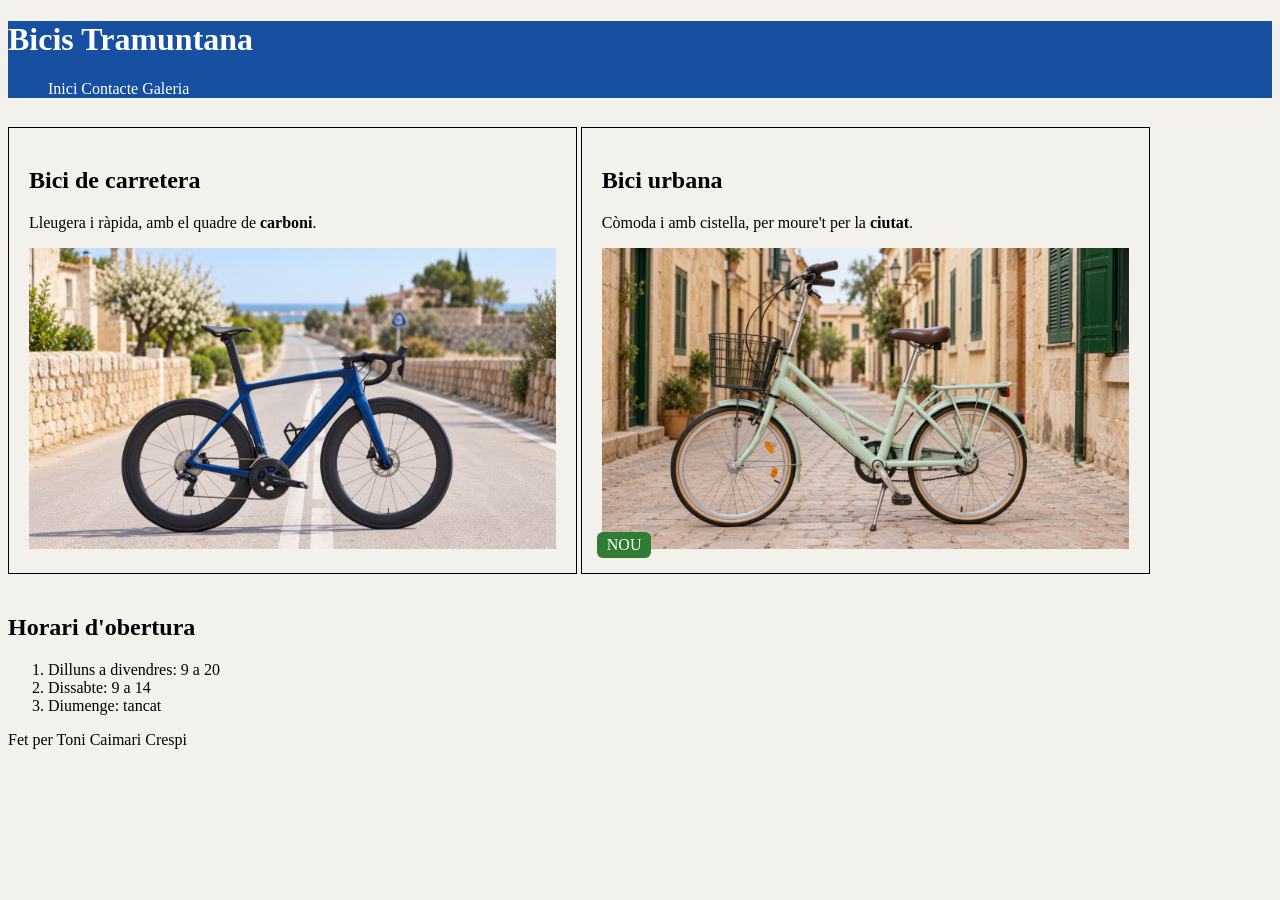
<file: index.html>
<!DOCTYPE html>
<html lang="ca">

<head>
    <meta charset="utf-8">
    <meta name="viewport" content="width=device-width, initial-scale=1">
    <title>Bicis Tramuntana</title>
    <link rel="stylesheet" href="css/estils.css">
</head>

<header>
    <h1>Bicis Tramuntana</h1>
    <nav>
        <ul>
            <li><a href="index.html">Inici</a></li>
            <li><a href="contacte.html">Contacte</a></li>
            <li><a href="galeria.html">Galeria</a></li>

        </ul>
    </nav>
</header>

<main>
    <article>
        <h2>Bici de carretera</h2>
        <p>Lleugera i ràpida, amb el quadre de <strong>carboni</strong>.</p>
        <img src="img/carretera.jpg" alt="Bicicleta de carretera blava en una carretera de pagès">
    </article>
    <article>
        <h2>Bici urbana</h2>
        <p>Còmoda i amb cistella, per moure't per la <strong>ciutat</strong>.</p>
        <img src="img/urbana.jpg" alt="Bicicleta urbana verda en un carrer empedrat">
        <span class="nou">Nou</span>
    </article>
</main>

<footer>
    <h2>Horari d'obertura</h2>
    <ol>
        <li>Dilluns a divendres: 9 a 20</li>
        <li>Dissabte: 9 a 14</li>
        <li>Diumenge: tancat</li>
    </ol>
    <p>Fet per Toni Caimari Crespi</p>
</footer>
</file>
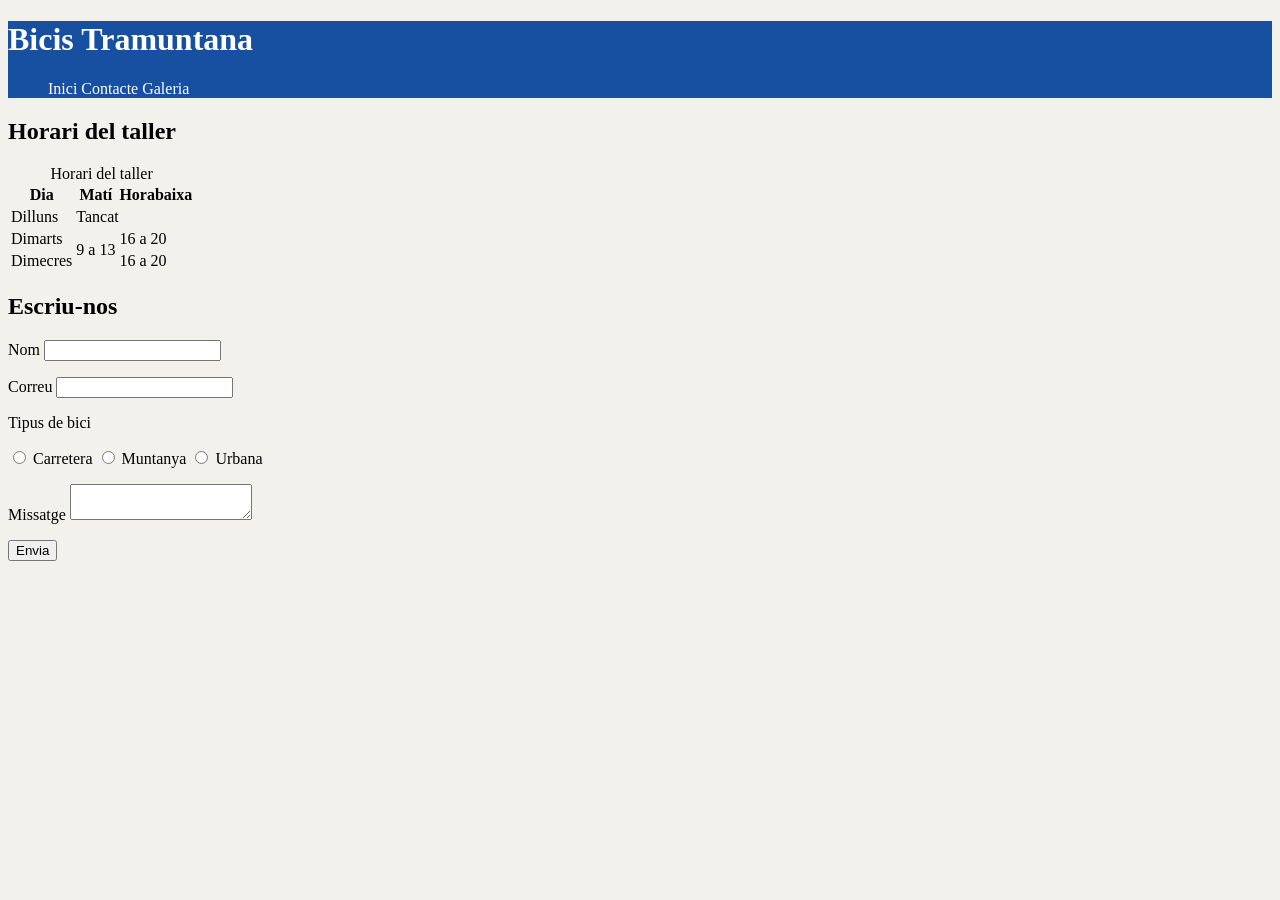
<file: contacte.html>
<!DOCTYPE html>
<html lang="ca">

<head>

    <meta charset="utf-8">
    <meta name="viewport" content="width=device-width, initial-scale=1">
    <title>Bicis Tramuntana</title>
    <link rel="stylesheet" href="css/estils.css">
</head>

<header>
    <h1>Bicis Tramuntana</h1>
    <nav>
        <ul>
            <li><a href="index.html">Inici</a></li>
            <li><a href="contacte.html">Contacte</a></li>
            <li><a href="galeria.html">Galeria</a></li>
        </ul>
    </nav>
</header>

<main>
    <h2>Horari del taller</h2>
    <table>
        <caption>Horari del taller</caption>
        <tr>
            <th>Dia</th>
            <th>Matí</th>
            <th>Horabaixa</th>
        </tr>
        <tr>
            <td>Dilluns</td>
            <td colspan="2">Tancat</td>
        </tr>
        <tr>
            <td>Dimarts</td>
            <td rowspan="2">9 a 13</td>
            <td>16 a 20</td>
        </tr>
        <tr>
            <td>Dimecres</td>
            <td>16 a 20</td>
        </tr>
    </table>
</main>

<footer>
    <h2>Escriu-nos</h2>
    <form action="contacte.php" method="post">
        <p>
            <label for="nom">Nom</label>
            <input type="text" id="nom" name="nom" required>
        </p>
        <p>
            <label for="correu">Correu</label>
            <input type="email" id="correu" name="correu" required>
        </p>
        <p>Tipus de bici</p>
        <p>
            <input type="radio" id="carretera" name="bici" value="carretera">
            <label for="carretera">Carretera</label>
            <input type="radio" id="muntanya" name="bici" value="muntanya">
            <label for="muntanya">Muntanya</label>
            <input type="radio" id="urbana" name="bici" value="urbana">
            <label for="urbana">Urbana</label>
        </p>
        <p>
            <label for="missatge">Missatge</label>
            <textarea id="missatge" name="missatge"></textarea>
        </p>
        <button type="submit">Envia</button>
    </form>
</footer>
</file>
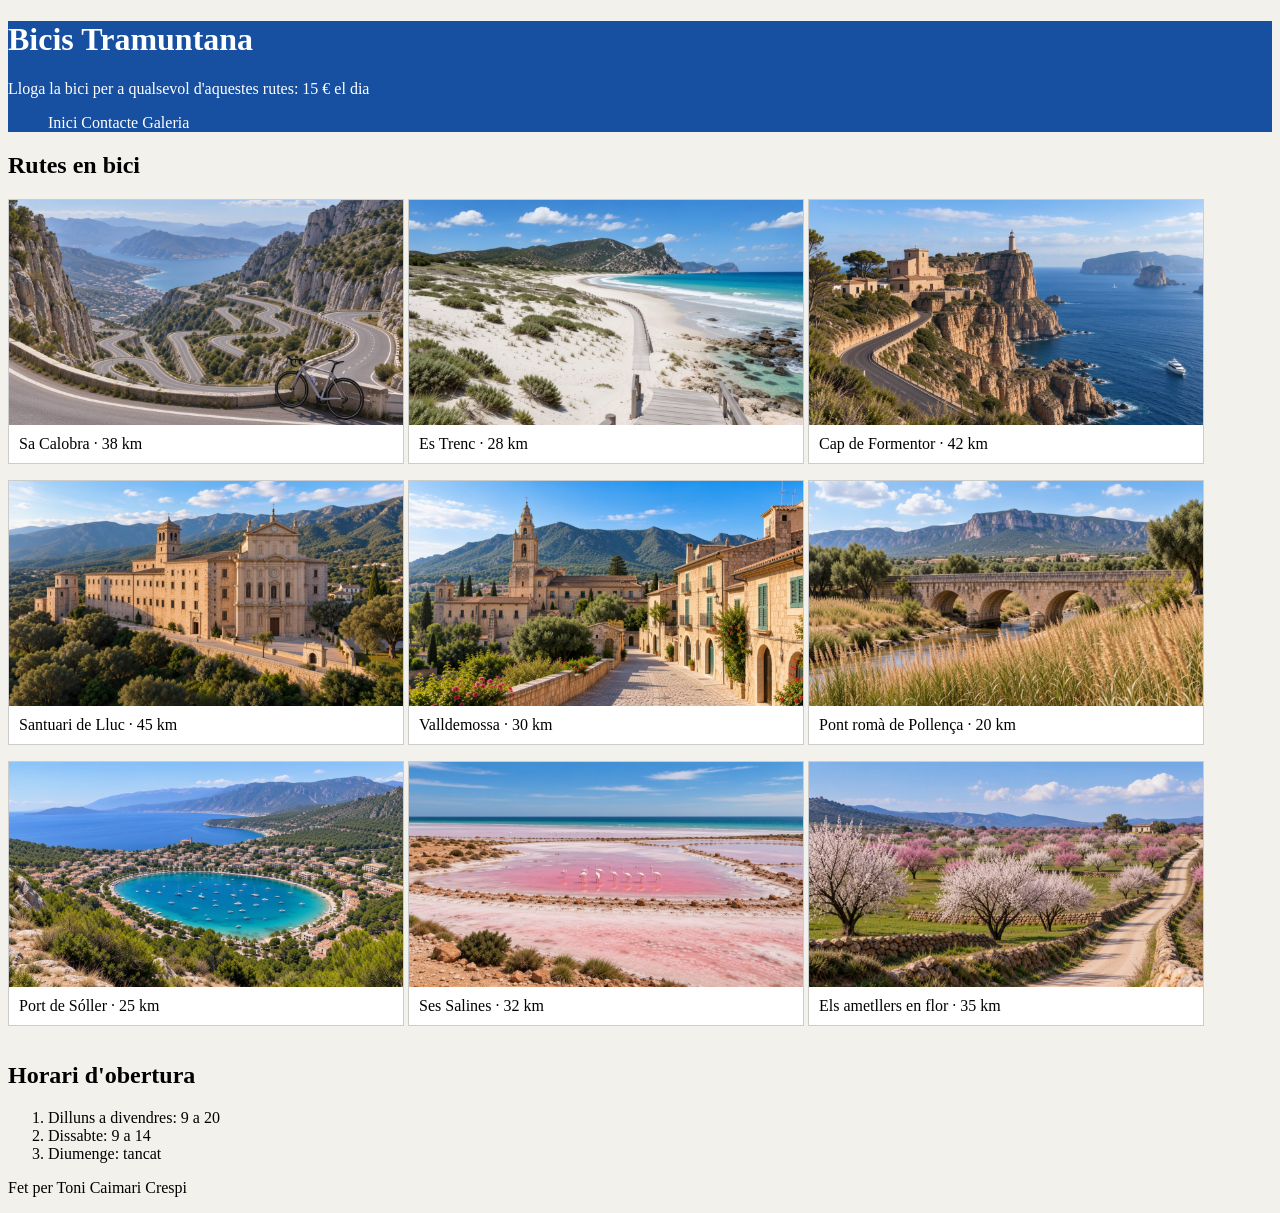
<file: galeria.html>
<!DOCTYPE html>
<html lang="ca">

<head>
    <meta charset="utf-8">
    <meta name="viewport" content="width=device-width, initial-scale=1">
    <title>Bicis Tramuntana</title>
    <link rel="stylesheet" href="css/galeria.css">
</head>

<body>
    <header>
        <h1>Bicis Tramuntana</h1>
        <p class="banner">Lloga la bici per a qualsevol d'aquestes rutes: 15 € el dia</p>
        <nav>
            <ul>
                <li><a href="index.html">Inici</a></li>
                <li><a href="contacte.html">Contacte</a></li>
                <li><a href="galeria.html">Galeria</a></li>
            </ul>
        </nav>
    </header>

    <main>
        <h2>Rutes en bici</h2>
        <div class="galeria">
            <figure>
                <img src="img/img_galeria/sa_calobra.jpg" alt="Carretera de revolts entre penya-segats de la serra de Tramuntana">
                <figcaption>Sa Calobra <span class="km">· 38 km</span></figcaption>
            </figure>
            <figure>
                <img src="img/img_galeria/es_trenc.jpg" alt="Platja amb arena blanca">
                <figcaption>Es Trenc <span class="km">· 28 km</span></figcaption>
            </figure>
            <figure>
                <img src="img/img_galeria/formentor.jpg" alt="Penya-segat amb un far i construccions">
                <figcaption>Cap de Formentor <span class="km">· 42 km</span></figcaption>
            </figure>
            <figure>
                <img src="img/img_galeria/lluc.jpg" alt="Construcció religiosa antiga">
                <figcaption>Santuari de Lluc <span class="km">· 45 km</span></figcaption>
            </figure>
            <figure>
                <img src="img/img_galeria/valldemossa.jpg" alt="Poble de la serra de Tramuntana">
                <figcaption>Valldemossa <span class="km">· 30 km</span></figcaption>
            </figure>
            <figure>
                <img src="img/img_galeria/pollenca.jpg" alt="Pont romà creuant un torrent">
                <figcaption>Pont romà de Pollença <span class="km">· 20 km</span></figcaption>
            </figure>
            <figure>
                <img src="img/img_galeria/port_soller.jpg" alt="Port entre la serra de Tramuntana">
                <figcaption>Port de Sóller <span class="km">· 25 km</span></figcaption>
            </figure>
            <figure>
                <img src="img/img_galeria/salines.jpg" alt="Salars amb dos flamencs">
                <figcaption>Ses Salines <span class="km">· 32 km</span></figcaption>
            </figure>
            <figure>
                <img src="img/img_galeria/ametllers.jpg" alt="Ametllers a la primavera amb flors">
                <figcaption>Els ametllers en flor <span class="km">· 35 km</span></figcaption>
            </figure>
        </div>
    </main>

    <footer>
        <h2>Horari d'obertura</h2>
        <ol>
            <li>Dilluns a divendres: 9 a 20</li>
            <li>Dissabte: 9 a 14</li>
            <li>Diumenge: tancat</li>
        </ol>
        <p>Fet per Toni Caimari Crespi</p>
    </footer>
</body>

</html>
</file>
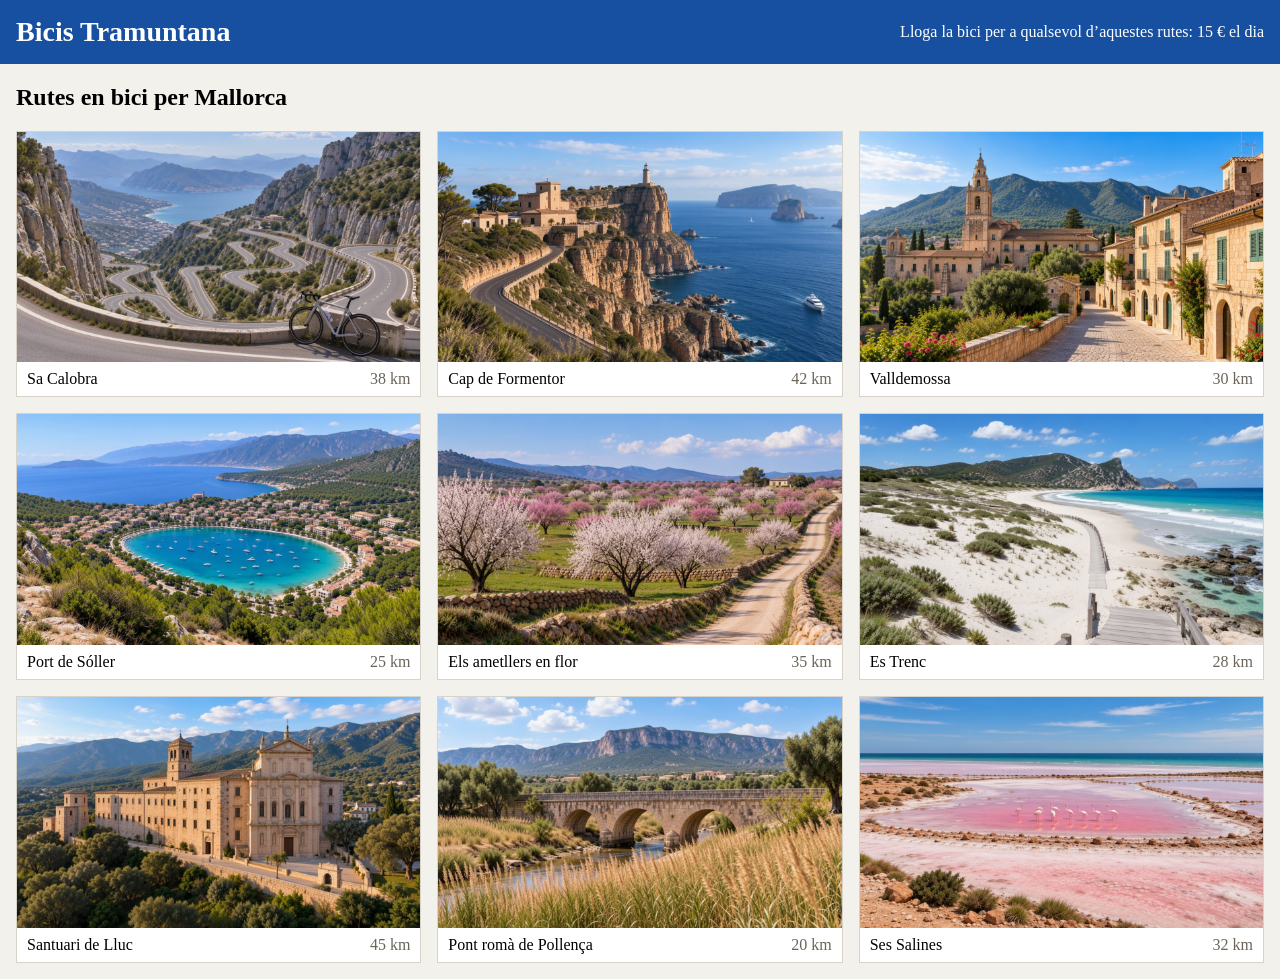
<file: galeria_flex.html>
<!DOCTYPE html>
<html lang="ca">

<head>
    <meta charset="utf-8">
    <meta name="viewport" content="width=device-width, initial-scale=1">
    <title>Rutes (Flexbox) · Bicis Tramuntana</title>
    <link rel="stylesheet" href="css/galeria_flex.css">
</head>

<body>
    <header>
        <h1>Bicis Tramuntana</h1>
        <p class="banner">Lloga la bici per a qualsevol
            d’aquestes rutes: 15 € el dia</p>
    </header>
    <main>
        <h2>Rutes en bici per Mallorca</h2>
        <div class="galeria">
            <figure>
                <img src="img/img_galeria/sa_calobra.jpg" alt="Carretera de revolts entre penya-
segats de la serra de Tramuntana">

                <figcaption>Sa Calobra <span class="km">38
                        km</span></figcaption>
            </figure>
            <figure>
                <img src="img/img_galeria/formentor.jpg" alt="El far de Formentor damunt dels
penya-segats">
                <figcaption>Cap de Formentor <span class="km">42 km</span></figcaption>
            </figure>
            <figure>
                <img src="img/img_galeria/valldemossa.jpg" alt="El poble de pedra de Valldemossa amb
el campanar de la cartoixa">
                <figcaption>Valldemossa <span class="km">30
                        km</span></figcaption>
            </figure>
            <figure>
                <img src="img/img_galeria/port_soller.jpg" alt="La badia del Port de Sóller vista desde dalt">
                <figcaption>Port de Sóller <span class="km">25
                        km</span></figcaption>
            </figure>
            <figure>
                <img src="img/img_galeria/ametllers.jpg" alt="Ametllers florits en un camp amb
parets de pedra seca">
                <figcaption>Els ametllers en flor <span class="km">35 km</span></figcaption>
            </figure>
            <figure>
                <img src="img/img_galeria/es_trenc.jpg" alt="Platja d’arena blanca amb dunes i una
passarel·la de fusta">
                <figcaption>Es Trenc <span class="km">28
                        km</span></figcaption>
            </figure>
            <figure>
                <img src="img/img_galeria/lluc.jpg" alt="El santuari de Lluc en una vall verda
de muntanya">
                <figcaption>Santuari de Lluc <span class="km">45 km</span></figcaption>
            </figure>
            <figure>
                <img src="img/img_galeria/pollenca.jpg" alt="Un pont de pedra amb arcs damunt d’un
torrent, entre canyes">
                <figcaption>Pont romà de Pollença <span class="km">20 km</span></figcaption>
            </figure>
            <figure>
                <img src="img/img_galeria/salines.jpg" alt="Les basses de sal de Ses Salines amb
flamencs al fons">
                <figcaption>Ses Salines <span class="km">32
                        km</span></figcaption>
            </figure>
        </div>
    </main>
</body>
</html>
</file>
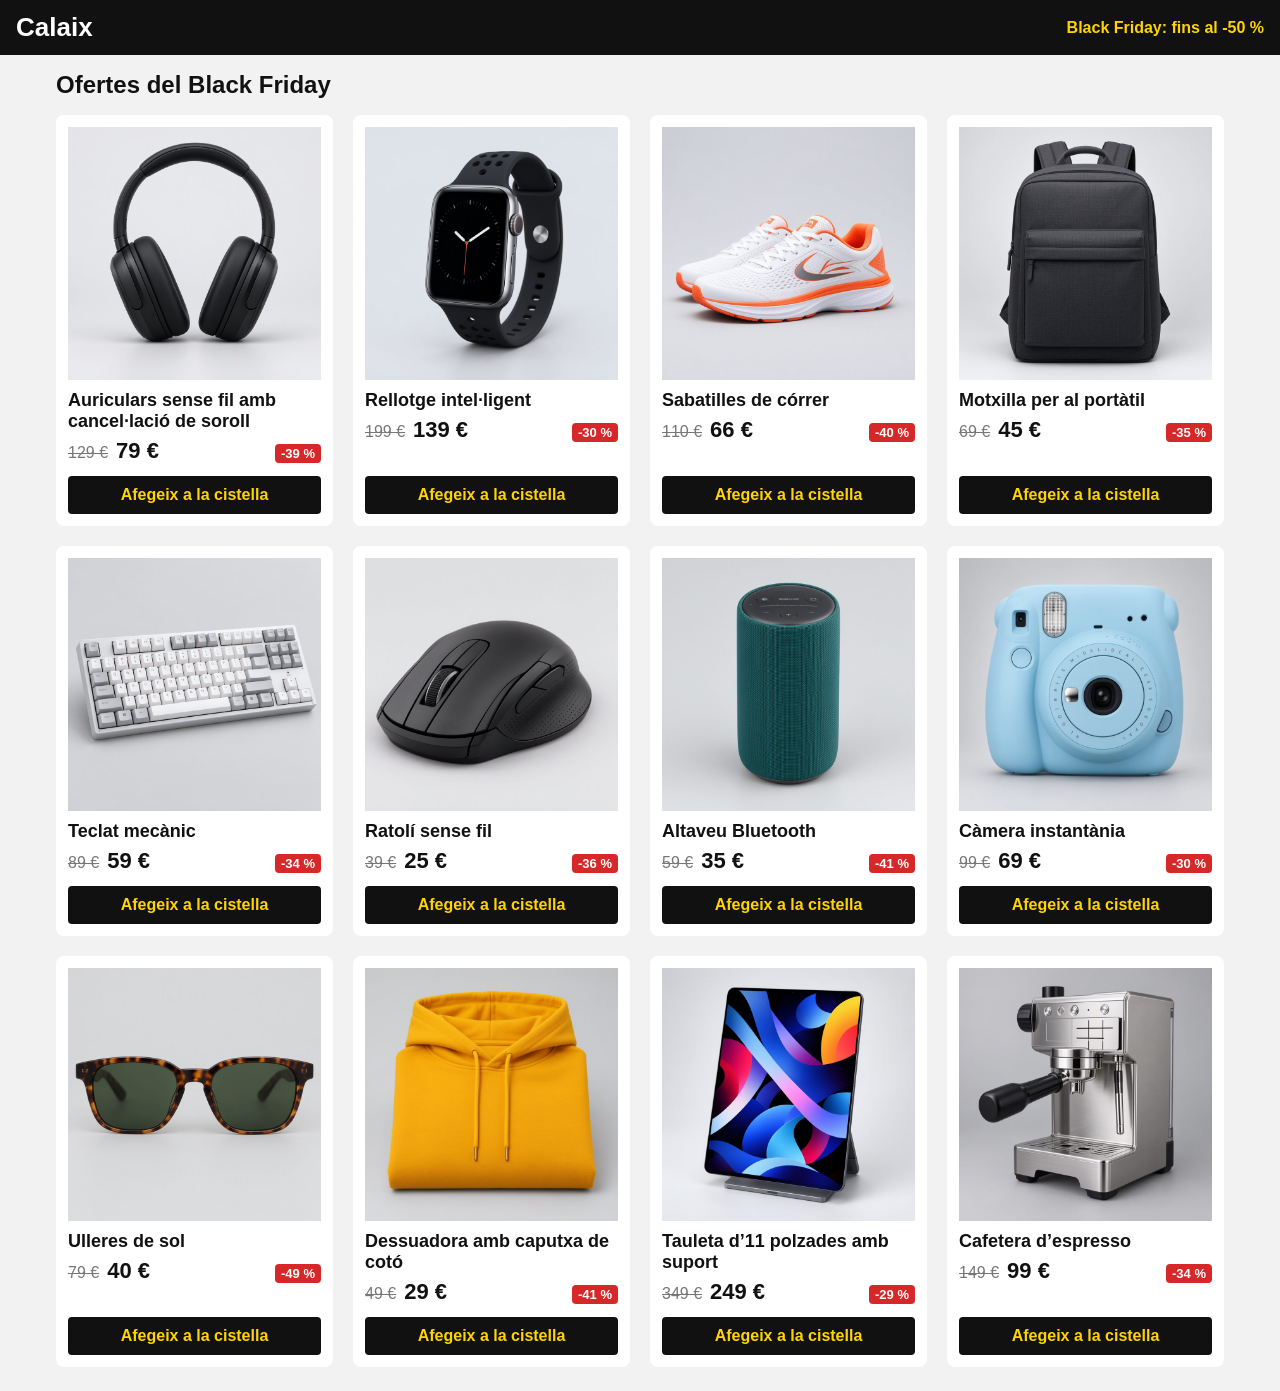
<file: black_friday/flex.html>
<!DOCTYPE html>
<html lang="ca">

<head>
    <meta charset="utf-8">
    <meta name="viewport" content="width=device-width, initial-scale=1">
    <title>Black Friday · Calaix (Flexbox)</title>
    <link rel="stylesheet" href="css/flex.css">
</head>

<body>
    <header>
        <p class="logo">Calaix</p>
        <p class="oferta">Black Friday: fins al -50 %</p>
    </header>

    <main>
        <h1>Ofertes del Black Friday</h1>
        <div class="productes">
            <article class="producte">
                <img src="img/auriculars.jpg" alt="Auriculars negres de diadema">
                <h2>Auriculars sense fil amb cancel·lació de soroll</h2>
                <p class="preus">
                    <del>129 €</del> <strong>79 €</strong> <span class="descompte">-39 %</span>
                </p>
                <a class="boto" href="#">Afegeix a la cistella</a>
            </article>

            <article class="producte">
                <img src="img/rellotge.jpg" alt="Rellotge intel·ligent amb corretja negra">
                <h2>Rellotge intel·ligent</h2>
                <p class="preus">
                    <del>199 €</del> <strong>139 €</strong> <span class="descompte">-30 %</span>
                </p>
                <a class="boto" href="#">Afegeix a la cistella</a>
            </article>

            <article class="producte">
                <img src="img/sabatilles.jpg" alt="Sabatilles blanques i taronges">
                <h2>Sabatilles de córrer</h2>
                <p class="preus">
                    <del>110 €</del> <strong>66 €</strong> <span class="descompte">-40 %</span>
                </p>
                <a class="boto" href="#">Afegeix a la cistella</a>
            </article>

            <article class="producte">
                <img src="img/motxilla.jpg" alt="Motxilla gris fosc">
                <h2>Motxilla per al portàtil</h2>
                <p class="preus">
                    <del>69 €</del> <strong>45 €</strong> <span class="descompte">-35 %</span>
                </p>
                <a class="boto" href="#">Afegeix a la cistella</a>
            </article>

            <article class="producte">
                <img src="img/teclat.jpg" alt="Teclat mecànic de tecles blanques">
                <h2>Teclat mecànic</h2>
                <p class="preus">
                    <del>89 €</del> <strong>59 €</strong> <span class="descompte">-34 %</span>
                </p>
                <a class="boto" href="#">Afegeix a la cistella</a>
            </article>

            <article class="producte">
                <img src="img/ratoli.jpg" alt="Ratolí ergonòmic de color grafit">
                <h2>Ratolí sense fil</h2>
                <p class="preus">
                    <del>39 €</del> <strong>25 €</strong> <span class="descompte">-36 %</span>
                </p>
                <a class="boto" href="#">Afegeix a la cistella</a>
            </article>

            <article class="producte">
                <img src="img/altaveu.jpg" alt="Altaveu cilíndric de tela verda">
                <h2>Altaveu Bluetooth</h2>
                <p class="preus">
                    <del>59 €</del> <strong>35 €</strong> <span class="descompte">-41 %</span>
                </p>
                <a class="boto" href="#">Afegeix a la cistella</a>
            </article>

            <article class="producte">
                <img src="img/camera.jpg" alt="Càmera instantània blau cel">
                <h2>Càmera instantània</h2>
                <p class="preus">
                    <del>99 €</del> <strong>69 €</strong> <span class="descompte">-30 %</span>
                </p>
                <a class="boto" href="#">Afegeix a la cistella</a>
            </article>

            <article class="producte">
                <img src="img/ulleres.jpg" alt="Ulleres de sol de carei">
                <h2>Ulleres de sol</h2>
                <p class="preus">
                    <del>79 €</del> <strong>40 €</strong> <span class="descompte">-49 %</span>
                </p>
                <a class="boto" href="#">Afegeix a la cistella</a>
            </article>

            <article class="producte">
                <img src="img/dessuadora.jpg" alt="Dessuadora groga plegada">
                <h2>Dessuadora amb caputxa de cotó</h2>
                <p class="preus">
                    <del>49 €</del> <strong>29 €</strong> <span class="descompte">-41 %</span>
                </p>
                <a class="boto" href="#">Afegeix a la cistella</a>
            </article>

            <article class="producte">
                <img src="img/tauleta.jpg" alt="Tauleta damunt d’un suport">
                <h2>Tauleta d’11 polzades amb suport</h2>
                <p class="preus">
                    <del>349 €</del> <strong>249 €</strong> <span class="descompte">-29 %</span>
                </p>
                <a class="boto" href="#">Afegeix a la cistella</a>
            </article>

            <article class="producte">
                <img src="img/cafetera.jpg" alt="Cafetera d’espresso d’acer inoxidable">
                <h2>Cafetera d’espresso</h2>
                <p class="preus">
                    <del>149 €</del> <strong>99 €</strong> <span class="descompte">-34 %</span>
                </p>
                <a class="boto" href="#">Afegeix a la cistella</a>
            </article>
        </div>
    </main>
</body>

</html>
</file>
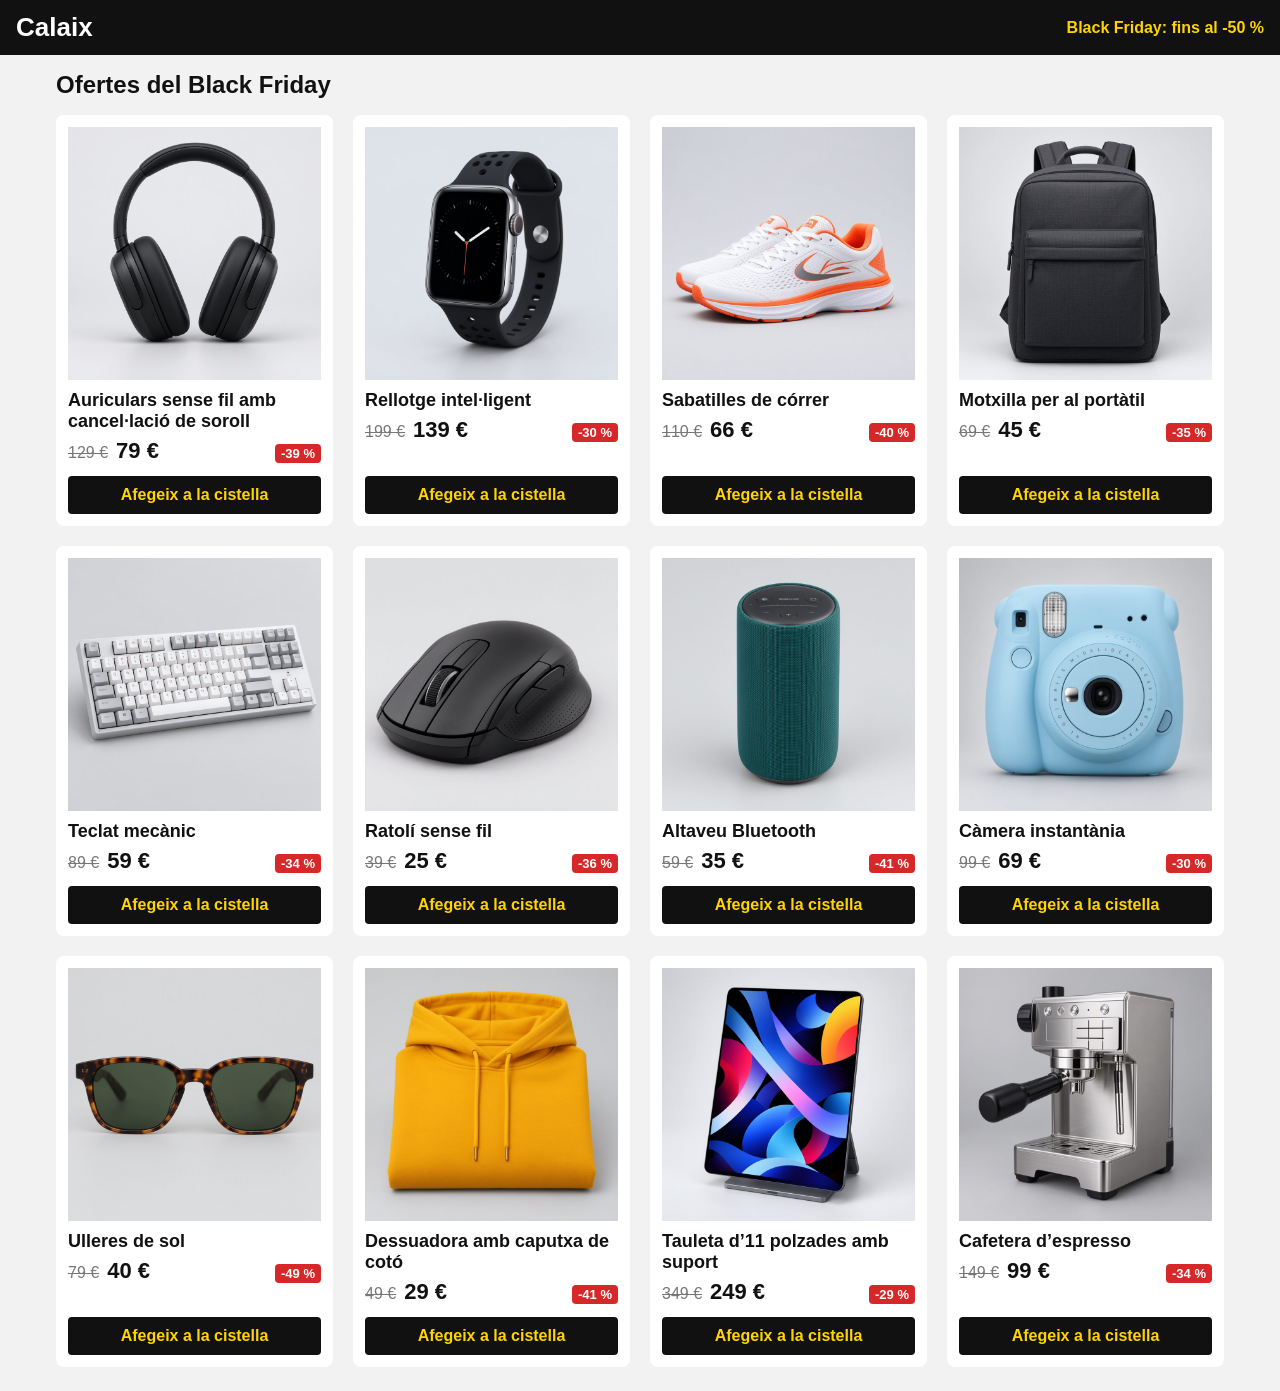
<file: black_friday/grid.html>
<!DOCTYPE html>
<html lang="ca">

<head>
    <meta charset="utf-8">
    <meta name="viewport" content="width=device-width, initial-scale=1">
    <title>Black Friday · Calaix (Grid)</title>
    <link rel="stylesheet" href="css/grid.css">
</head>

<body>
    <header>
        <p class="logo">Calaix</p>
        <p class="oferta">Black Friday: fins al -50 %</p>
    </header>

    <main>
        <h1>Ofertes del Black Friday</h1>
        <div class="productes">
            <article class="producte">
                <img src="img/auriculars.jpg" alt="Auriculars negres de diadema">
                <h2>Auriculars sense fil amb cancel·lació de soroll</h2>
                <p class="preus">
                    <del>129 €</del> <strong>79 €</strong> <span class="descompte">-39 %</span>
                </p>
                <a class="boto" href="#">Afegeix a la cistella</a>
            </article>

            <article class="producte">
                <img src="img/rellotge.jpg" alt="Rellotge intel·ligent amb corretja negra">
                <h2>Rellotge intel·ligent</h2>
                <p class="preus">
                    <del>199 €</del> <strong>139 €</strong> <span class="descompte">-30 %</span>
                </p>
                <a class="boto" href="#">Afegeix a la cistella</a>
            </article>

            <article class="producte">
                <img src="img/sabatilles.jpg" alt="Sabatilles blanques i taronges">
                <h2>Sabatilles de córrer</h2>
                <p class="preus">
                    <del>110 €</del> <strong>66 €</strong> <span class="descompte">-40 %</span>
                </p>
                <a class="boto" href="#">Afegeix a la cistella</a>
            </article>

            <article class="producte">
                <img src="img/motxilla.jpg" alt="Motxilla gris fosc">
                <h2>Motxilla per al portàtil</h2>
                <p class="preus">
                    <del>69 €</del> <strong>45 €</strong> <span class="descompte">-35 %</span>
                </p>
                <a class="boto" href="#">Afegeix a la cistella</a>
            </article>

            <article class="producte">
                <img src="img/teclat.jpg" alt="Teclat mecànic de tecles blanques">
                <h2>Teclat mecànic</h2>
                <p class="preus">
                    <del>89 €</del> <strong>59 €</strong> <span class="descompte">-34 %</span>
                </p>
                <a class="boto" href="#">Afegeix a la cistella</a>
            </article>

            <article class="producte">
                <img src="img/ratoli.jpg" alt="Ratolí ergonòmic de color grafit">
                <h2>Ratolí sense fil</h2>
                <p class="preus">
                    <del>39 €</del> <strong>25 €</strong> <span class="descompte">-36 %</span>
                </p>
                <a class="boto" href="#">Afegeix a la cistella</a>
            </article>

            <article class="producte">
                <img src="img/altaveu.jpg" alt="Altaveu cilíndric de tela verda">
                <h2>Altaveu Bluetooth</h2>
                <p class="preus">
                    <del>59 €</del> <strong>35 €</strong> <span class="descompte">-41 %</span>
                </p>
                <a class="boto" href="#">Afegeix a la cistella</a>
            </article>

            <article class="producte">
                <img src="img/camera.jpg" alt="Càmera instantània blau cel">
                <h2>Càmera instantània</h2>
                <p class="preus">
                    <del>99 €</del> <strong>69 €</strong> <span class="descompte">-30 %</span>
                </p>
                <a class="boto" href="#">Afegeix a la cistella</a>
            </article>

            <article class="producte">
                <img src="img/ulleres.jpg" alt="Ulleres de sol de carei">
                <h2>Ulleres de sol</h2>
                <p class="preus">
                    <del>79 €</del> <strong>40 €</strong> <span class="descompte">-49 %</span>
                </p>
                <a class="boto" href="#">Afegeix a la cistella</a>
            </article>

            <article class="producte">
                <img src="img/dessuadora.jpg" alt="Dessuadora groga plegada">
                <h2>Dessuadora amb caputxa de cotó</h2>
                <p class="preus">
                    <del>49 €</del> <strong>29 €</strong> <span class="descompte">-41 %</span>
                </p>
                <a class="boto" href="#">Afegeix a la cistella</a>
            </article>

            <article class="producte">
                <img src="img/tauleta.jpg" alt="Tauleta damunt d’un suport">
                <h2>Tauleta d’11 polzades amb suport</h2>
                <p class="preus">
                    <del>349 €</del> <strong>249 €</strong> <span class="descompte">-29 %</span>
                </p>
                <a class="boto" href="#">Afegeix a la cistella</a>
            </article>

            <article class="producte">
                <img src="img/cafetera.jpg" alt="Cafetera d’espresso d’acer inoxidable">
                <h2>Cafetera d’espresso</h2>
                <p class="preus">
                    <del>149 €</del> <strong>99 €</strong> <span class="descompte">-34 %</span>
                </p>
                <a class="boto" href="#">Afegeix a la cistella</a>
            </article>
        </div>
    </main>
</body>

</html>
</file>
<file: css/estils.css>
html {
    box-sizing: border-box;
    font-size: 62.5%;
}

*,
*::before,
*::after {
    box-sizing: inherit;
}

body {
    font-size: 1.6rem;
}


:root {
    --principal: #1750a1;
    --fons: #f3f1ec;
}

body {
    background-color: var(--fons);
}

header {
    background-color: var(--principal);
    color: white;
}

h1 {
    font-size: 3.2rem;
}

h2 {
    font-size: 2.4rem;
}


nav a {
    color: white;
    text-decoration: none;
}

article {
    width: 400px;
    padding: 20px;
    border: 1px solid black;
    margin-bottom: 20px;
    position: relative;
}

.nou {
    position: absolute;
    bottom: 15px;
    left: 15px;
}

.nou {
    padding: 4px 10px;
    background-color: #2e7d32;
    color: white;
    text-transform: uppercase;
    border-radius: 6px;
}

article img {
    width: 100%;
}

main{
    padding: 20px, 16px, 0;
}

.eslogan{
    display: none;
}

@media (min-width: 76px) {
    .eslogan{
        display: block;
    }
    
    nav li{
        display: inline-block;
    }

    article{
        display: inline-block;
        width: 45%;
        margin-top: 1%;
        vertical-align: top;
    }
}
</file>
<file: css/galeria.css>
html {
    box-sizing: border-box;
    font-size: 62.5%;
}

*,
*::before,
*::after {
    box-sizing: inherit;
}




body {
    font-size: 1.6rem;
}


:root {
    --principal: #1750a1;
    --fons: #f3f1ec;
}

body {
    background-color: var(--fons);
}

header {
    background-color: var(--principal);
    color: white;
}

h1 {
    font-size: 3.2rem;
}

h2 {
    font-size: 2.4rem;
}


nav a {
    color: white;
    text-decoration: none;
}







figure {
    background-color: white;
    border: 1px solid #ccc;
    margin: 0 0 16px;
}

figure img {
    width: 100%;
    display: block;
}

figcaption {
    padding: 10px;
}

.baner, .km {
    display: none;
}

@media (min-width: 576px) {
    figure {
        display: inline-block;
        width: 48%;
        vertical-align: top;
    }
}

@media (min-width: 768px) {
    .km {
        display: inline;
    }
    .baner {
        display: block;
    }
}

@media (min-width: 992px) {
    figure {
        width: 31.33%;
    }
}






@media (min-width: 76px) {
    .eslogan{
        display: block;
    }
    
    nav li{
        display: inline-block;
    }

    article{
        display: inline-block;
        width: 45%;
        margin-top: 15%;
        vertical-align: top;
    }
}
</file>
<file: css/galeria_flex.css>
/* Els dos trucs */
html {
    box-sizing: border-box;
    font-size: 62.5%;
}

*,
*::before,
*::after {
    box-sizing: inherit;
}

body {

    margin: 0;
    font-size: 1.6rem;
    font-family: Georgia, serif;
    background-color: #f3f1ec;
}

header {
    background-color: #1750a1;
    color: white;
    padding: 16px;

}

header h1 {
    margin: 0;
    font-size: 2.8rem;
}

.banner {
    display: none;
    margin: 0;
}

main {
    padding: 0 16px 16px;
}


.galeria {
    display: flex;
    flex-wrap: wrap;
    /* si no hi caben, a la fila següent */
    gap: 16px;
    /* l’espai entre fotos: fora marges */
}


/* Mòbil: una foto per fila */
figure {
    margin: 0;
    /* fora el marge de fàbrica
*/
    width: 100%;
    background-color: white;
    border: 1px solid #d8d3c9;
}

figure img {
    display: block;
    width: 100%;
}

figcaption {
    padding: 8px 10px;
}

.km {
    display: none;
    color: #6b6459;
}

/* A partir de 576 px: dues fotos per fila */
@media (min-width: 576px) {
    figure {
        width: calc((100% - 16px) / 2);
    }
}

/* A partir de 768 px: els km i el bàner */
@media (min-width: 768px) {
    .km {
        display: inline;
    }

    .banner {
        display: block;
    }
}

/* A partir de 992 px: tres fotos per fila */
@media (min-width: 992px) {
    figure {
        width: calc((100% - 32px) / 3);
    }
}

figcaption {
    display: flex;
    justify-content: space-between;
    padding: 8px 10px;
}

header {
    display: flex;
    justify-content: space-between;
    align-items: center;
}
</file>
<file: black_friday/css/flex.css>
/* Configuració base i mesura de caixes */
html {
  box-sizing: border-box;
  font-size: 62.5%;
}

*,
*::before,
*::after {
  box-sizing: inherit;
}

body {
  margin: 0;
  font-size: 1.6rem;
  font-family: Arial, Helvetica, sans-serif;
  background-color: #f2f2f2;
  color: #111;
}

header {
  padding: 12px 16px;
  background-color: #111;
  color: white;
  display: flex;
  justify-content: space-between;
  align-items: center;
}

header p {
  margin: 0;
}

.logo {
  font-size: 2.6rem;
  font-weight: bold;
}

.oferta {
  color: #ffd400;
  font-weight: bold;
}

main {
  max-width: 1200px;
  margin: 0 auto;
  padding: 0 16px 24px;
}

h1 {
  font-size: 2.4rem;
}

.productes {
  display: flex;
  flex-wrap: wrap;
  gap: 20px;
}

.producte {
  width: 100%;
  padding: 12px;
  background-color: white;
  border-radius: 8px;
  display: flex;
  flex-direction: column;
}

.producte img {
  display: block;
  width: 100%;
}

.producte h2 {
  margin: 10px 0 6px;
  font-size: 1.8rem;
}

.preus {
  margin: 0 0 12px;
  display: flex;
  gap: 8px;
  align-items: baseline;
}

.preus del {
  color: #777;
}

.preus strong {
  font-size: 2.2rem;
}

.descompte {
  margin-left: auto;
  padding: 2px 6px;
  border-radius: 4px;
  background-color: #d62828;
  color: white;
  font-size: 1.3rem;
  font-weight: bold;
}

.boto {
  margin-top: auto;
  padding: 10px;
  border-radius: 4px;
  background-color: #111;
  color: #ffd400;
  text-align: center;
  text-decoration: none;
  font-weight: bold;
}

@media (min-width: 576px) {
  .producte {
    width: calc((100% - 20px) / 2);
  }
}

@media (min-width: 768px) {
  .producte {
    width: calc((100% - 40px) / 3);
  }
}

@media (min-width: 992px) {
  .producte {
    width: calc((100% - 60px) / 4);
  }
}
</file>
<file: black_friday/css/grid.css>
html {
    box-sizing: border-box;
    font-size: 62.5%;
}

*,
*::before,
*::after {
    box-sizing: inherit;
}

body {
    margin: 0;
    font-size: 1.6rem;
    font-family: Arial, Helvetica, sans-serif;
    background-color: #f2f2f2;
    color: #111;
}

header {
    padding: 12px 16px;
    background-color: #111;
    color: white;
    display: flex;
    justify-content: space-between;
    align-items: center;
}

header p {
    margin: 0;
}

.logo {
    font-size: 2.6rem;
    font-weight: bold;
}

.oferta {
    color: #ffd400;
    font-weight: bold;
}

main {
    max-width: 1200px;
    margin: 0 auto;
    padding: 0 16px 24px;
}

h1 {
    font-size: 2.4rem;
}

.productes {
    display: grid;
    grid-template-columns: 1fr;
    gap: 20px;
}

.producte {
    padding: 12px;
    background-color: white;
    border-radius: 8px;
    display: flex;
    flex-direction: column;
}

.producte img {
    display: block;
    width: 100%;
}

.producte h2 {
    margin: 10px 0 6px;
    font-size: 1.8rem;
}

.preus {
    margin: 0 0 12px;
    display: flex;
    gap: 8px;
    align-items: baseline;
}

.preus del {
    color: #777;
}

.preus strong {
    font-size: 2.2rem;
}

.descompte {
    margin-left: auto;
    padding: 2px 6px;
    border-radius: 4px;
    background-color: #d62828;
    color: white;
    font-size: 1.3rem;
    font-weight: bold;
}

.boto {
    margin-top: auto;
    padding: 10px;
    border-radius: 4px;
    background-color: #111;
    color: #ffd400;
    text-align: center;
    text-decoration: none;
    font-weight: bold;
}

@media (min-width: 576px) {
    .productes {
        grid-template-columns: repeat(2, 1fr);
    }
}

@media (min-width: 768px) {
    .productes {
        grid-template-columns: repeat(3, 1fr);
    }
}

@media (min-width: 992px) {
    .productes {
        grid-template-columns: repeat(4, 1fr);
    }
}
</file>
